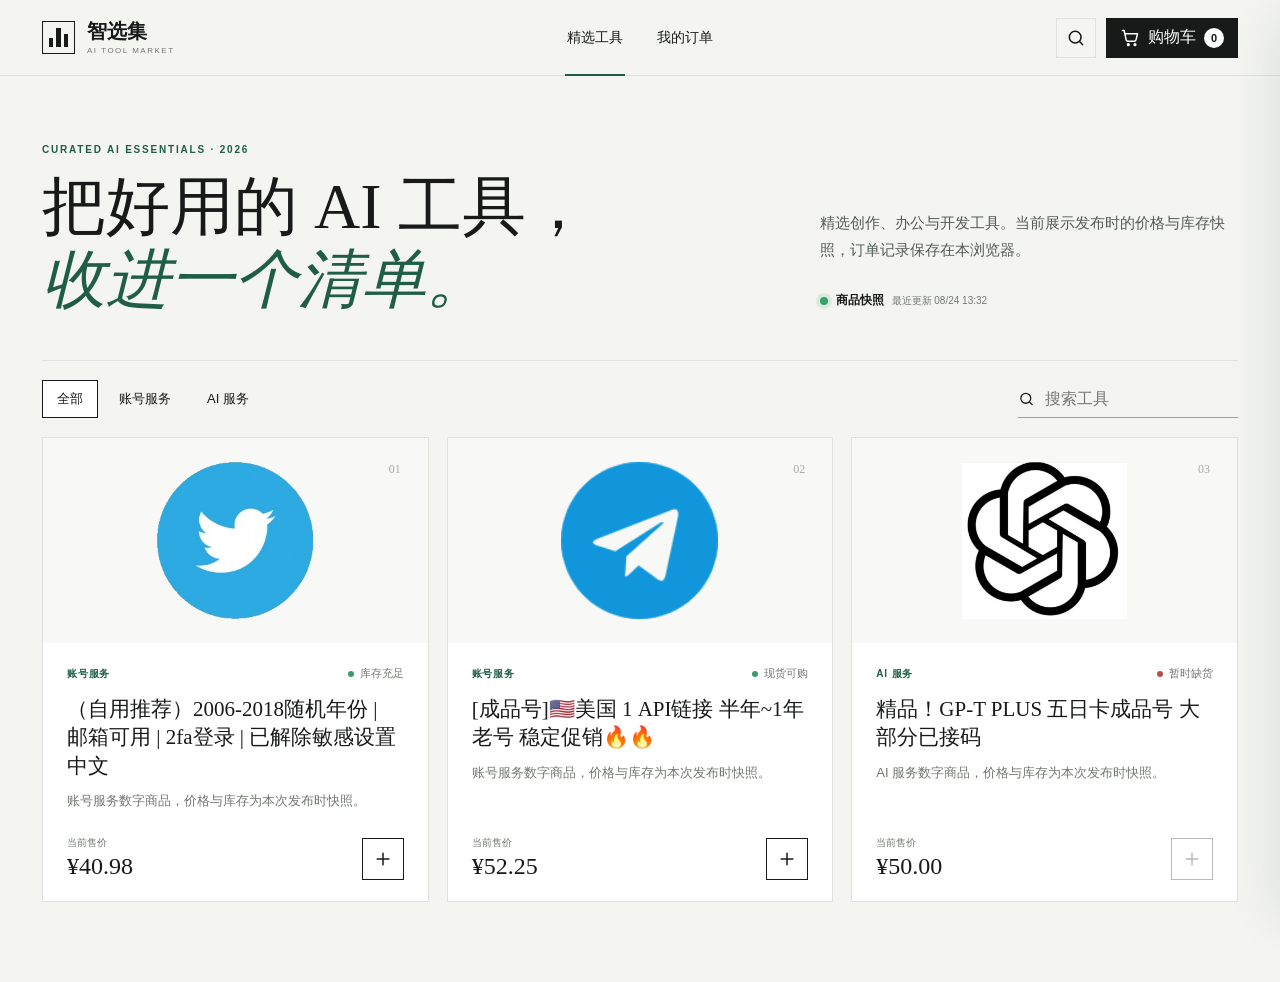
<file: index.html>
<!doctype html>
<html lang="zh-CN">
<head>
  <meta charset="UTF-8">
  <meta name="viewport" content="width=device-width, initial-scale=1.0">
  <meta name="theme-color" content="#f6f7f4">
  <title>智选集 · AI 数字工具商店</title>
  <link rel="stylesheet" href="./styles.css">
</head>
<body>
  <div class="app-shell">
    <header class="site-header">
      <a class="brand" href="#store" aria-label="智选集首页">
        <span class="brand-mark" aria-hidden="true"><i></i><i></i><i></i></span>
        <span><strong>智选集</strong><small>AI TOOL MARKET</small></span>
      </a>
      <nav class="main-nav" aria-label="主导航">
        <button class="nav-link active" data-view="store">精选工具</button>
        <button class="nav-link" data-view="orders">我的订单</button>
        <button class="nav-link" data-view="admin">管理后台</button>
      </nav>
      <div class="header-actions">
        <button class="icon-button" id="searchToggle" title="搜索" aria-label="搜索">
          <svg viewBox="0 0 24 24" aria-hidden="true"><circle cx="11" cy="11" r="7"></circle><path d="m20 20-3.5-3.5"></path></svg>
        </button>
        <button class="cart-button" id="cartToggle" aria-label="打开购物车">
          <svg viewBox="0 0 24 24" aria-hidden="true"><path d="M3 3h2l2.4 11.2a2 2 0 0 0 2 1.6h7.8a2 2 0 0 0 2-1.6L21 7H6"></path><circle cx="10" cy="20" r="1"></circle><circle cx="18" cy="20" r="1"></circle></svg>
          <span>购物车</span><b id="cartCount">0</b>
        </button>
      </div>
    </header>

    <main>
      <section class="view active" id="storeView">
        <div class="store-intro">
          <div>
            <p class="eyebrow">CURATED AI ESSENTIALS · 2026</p>
            <h1>把好用的 AI 工具，<br><em>收进一个清单。</em></h1>
          </div>
          <div class="intro-side">
            <p>精选创作、办公与开发工具。价格与库存持续更新，购买后由订单中心完成数字权益交付。</p>
            <div class="live-status"><span></span><b>实时同步中</b><small id="lastSync">正在连接</small></div>
          </div>
        </div>

        <div class="catalog-toolbar">
          <div class="category-tabs" id="categoryTabs"></div>
          <label class="search-box" id="searchBox">
            <svg viewBox="0 0 24 24" aria-hidden="true"><circle cx="11" cy="11" r="7"></circle><path d="m20 20-3.5-3.5"></path></svg>
            <input id="searchInput" type="search" placeholder="搜索工具">
          </label>
        </div>

        <div class="product-grid" id="productGrid" aria-live="polite"></div>
        <div class="empty-state hidden" id="emptyProducts"><b>没有匹配的商品</b><p>尝试切换分类或清除搜索内容。</p></div>
      </section>

      <section class="view page-view" id="ordersView">
        <div class="page-heading">
          <div><p class="eyebrow">ORDER CENTER</p><h2>我的订单</h2></div>
          <p>数字商品交付记录与兑换信息</p>
        </div>
        <div class="order-lookup">
          <label><span>订单号</span><input id="orderLookupInput" placeholder="例如 ZX2608210001"></label>
          <button class="primary-button" id="orderLookupButton">查询订单</button>
        </div>
        <div id="ordersList" class="orders-list"></div>
      </section>

      <section class="view admin-view" id="adminView">
        <div class="admin-topbar">
          <div><p class="eyebrow">CONTROL DESK</p><h2>经营管理台</h2></div>
          <div class="admin-actions"><span id="adminSyncLabel">等待同步</span><button class="primary-button compact" id="syncButton"><svg viewBox="0 0 24 24"><path d="M20 7h-5V2"></path><path d="M4 17h5v5"></path><path d="M5.8 9A7 7 0 0 1 18.4 6L20 7"></path><path d="M18.2 15A7 7 0 0 1 5.6 18L4 17"></path></svg>立即同步</button></div>
        </div>
        <div class="metric-grid" id="metricGrid"></div>
        <div class="admin-layout">
          <div class="admin-main">
            <section class="panel">
              <div class="panel-heading product-panel-heading"><div><h3>商品与定价</h3><p>新导入商品默认下架，设置加价后再开启上架</p></div><div class="admin-filters"><input id="adminProductSearch" type="search" placeholder="搜索商品"><select id="adminSupplierFilter" aria-label="筛选供应商"><option value="all">全部货源</option></select><span class="count-pill" id="adminProductCount">0 项</span></div></div>
              <div class="table-wrap"><table><thead><tr><th>商品</th><th>成本 / 售价</th><th>库存</th><th>加价规则</th><th>上架</th><th></th></tr></thead><tbody id="adminProductRows"></tbody></table></div>
            </section>
            <section class="panel">
              <div class="panel-heading"><div><h3>最近订单</h3><p>本地沙盒订单和交付状态</p></div></div>
              <div id="adminOrders" class="admin-orders"></div>
            </section>
          </div>
          <aside class="admin-side">
            <section class="panel supplier-panel">
              <div class="panel-heading"><div><h3>供应商连接</h3><p>公开商品接口实时同步</p></div></div>
              <div id="supplierList"></div>
            </section>
            <section class="panel activity-panel">
              <div class="panel-heading"><div><h3>系统动态</h3></div></div>
              <div id="activityList"></div>
            </section>
          </aside>
        </div>
      </section>
    </main>
  </div>

  <div class="drawer-backdrop" id="drawerBackdrop"></div>
  <aside class="cart-drawer" id="cartDrawer" aria-label="购物车">
    <div class="drawer-header"><div><p class="eyebrow">YOUR SELECTION</p><h2>购物车</h2></div><button class="icon-button" id="cartClose" aria-label="关闭"><svg viewBox="0 0 24 24"><path d="m6 6 12 12M18 6 6 18"></path></svg></button></div>
    <div class="cart-items" id="cartItems"></div>
    <div class="cart-footer">
      <div class="cart-total"><span>合计</span><strong id="cartTotal">¥0.00</strong></div>
      <button class="primary-button full" id="checkoutButton">去结算</button>
      <p>结算前会再次校验价格与库存</p>
    </div>
  </aside>

  <div class="modal-backdrop" id="modalBackdrop"></div>
  <section class="modal checkout-modal" id="checkoutModal" role="dialog" aria-modal="true" aria-label="扫码支付">
    <button class="icon-button modal-close" data-close-modal aria-label="关闭"><svg viewBox="0 0 24 24"><path d="m6 6 12 12M18 6 6 18"></path></svg></button>
    <p class="eyebrow">SCAN TO PAY</p><h2>扫码支付</h2>
    <p class="modal-lead">核对订单后按应付金额完成付款。</p>
    <div class="checkout-payment-layout">
      <div class="checkout-details">
        <div class="checkout-summary" id="checkoutSummary"></div>
        <label class="form-field"><span>接收邮箱</span><input id="customerEmail" type="email" placeholder="name@example.com" autocomplete="email"></label>
        <div class="payment-note"><b>付款提示</b><span>请支付右侧显示的订单金额，付款后提交订单。</span></div>
      </div>
      <div class="payment-panel">
        <div class="payment-amount"><span>应付金额</span><strong id="checkoutTotal">¥0.00</strong></div>
        <div class="payment-qr-frame"><img src="./assets/store-payment-qr.svg" alt="店铺收款二维码" width="1170" height="1170"></div>
        <div class="payment-ready"><span></span><b>收款码已就绪</b></div>
      </div>
    </div>
    <button class="primary-button full" id="placeOrderButton"><span data-button-label>支付完成，提交订单</span></button>
  </section>

  <section class="modal order-success" id="successModal" role="dialog" aria-modal="true" aria-label="订单已交付">
    <div class="success-mark"><svg viewBox="0 0 24 24"><path d="m5 12 4 4L19 6"></path></svg></div>
    <p class="eyebrow">FULFILLED</p><h2>订单已交付</h2>
    <p class="modal-lead">订单已提交，兑换信息已安全写入订单。</p>
    <div id="successOrder"></div>
    <button class="primary-button full" id="viewOrderButton">查看订单详情</button>
  </section>

  <div class="toast-region" id="toastRegion" aria-live="polite"></div>
  <script>window.__STATIC_MODE__ = true;</script>
  <script src="./app.js"></script>
</body>
</html>
</file>
<file: styles.css>
:root {
  --paper: #f4f5f1;
  --surface: #ffffff;
  --ink: #171a18;
  --muted: #727971;
  --line: #dfe3dc;
  --green: #1f5e45;
  --green-light: #dce9df;
  --red: #a13e32;
  --amber: #9b6d19;
  --amber-light: #f4ead1;
  --blue: #346178;
  --shadow: 0 18px 50px rgba(27, 38, 31, .12);
}

* { box-sizing: border-box; }
html { scroll-behavior: smooth; }
body { margin: 0; background: var(--paper); color: var(--ink); font-family: Inter, "PingFang SC", "Microsoft YaHei", Arial, sans-serif; letter-spacing: 0; }
button, input { font: inherit; }
button { color: inherit; }
svg { width: 20px; height: 20px; fill: none; stroke: currentColor; stroke-width: 1.8; stroke-linecap: round; stroke-linejoin: round; }
.hidden { display: none !important; }
.app-shell { min-height: 100vh; }

.site-header { height: 76px; display: grid; grid-template-columns: 1fr auto 1fr; align-items: center; gap: 24px; max-width: 1480px; margin: 0 auto; padding: 0 42px; border-bottom: 1px solid var(--line); }
.brand { color: var(--ink); text-decoration: none; display: flex; align-items: center; gap: 12px; width: max-content; }
.brand-mark { width: 33px; height: 33px; display: grid; grid-template-columns: repeat(3, 1fr); gap: 3px; align-items: end; padding: 6px; border: 1px solid var(--ink); }
.brand-mark i { display: block; background: var(--ink); }
.brand-mark i:nth-child(1) { height: 45%; }.brand-mark i:nth-child(2) { height: 100%; }.brand-mark i:nth-child(3) { height: 70%; }
.brand strong { display: block; font-family: Georgia, "Songti SC", serif; font-size: 20px; line-height: 1; }
.brand small { display: block; margin-top: 5px; color: var(--muted); font-size: 8px; letter-spacing: 1.5px; }
.main-nav { display: flex; height: 100%; gap: 30px; }
.nav-link { position: relative; border: 0; background: transparent; padding: 0 2px; font-size: 14px; cursor: pointer; }
.nav-link::after { content: ""; position: absolute; left: 0; right: 0; bottom: -1px; height: 2px; background: var(--green); transform: scaleX(0); transition: transform .2s ease; }
.nav-link.active::after { transform: scaleX(1); }
.header-actions { justify-self: end; display: flex; align-items: center; gap: 10px; }
.icon-button { width: 40px; height: 40px; padding: 0; display: grid; place-items: center; border: 1px solid var(--line); background: transparent; cursor: pointer; transition: .2s; }
.icon-button:hover { background: var(--surface); border-color: #adb5aa; }
.cart-button { height: 40px; display: flex; align-items: center; gap: 8px; border: 1px solid var(--ink); background: var(--ink); color: white; padding: 0 13px; cursor: pointer; }
.cart-button b { min-width: 20px; height: 20px; border-radius: 50%; display: grid; place-items: center; color: var(--ink); background: white; font-size: 11px; }

main { max-width: 1480px; margin: 0 auto; padding: 0 42px 80px; }
.view { display: none; }.view.active { display: block; }
.store-intro { min-height: 285px; display: grid; grid-template-columns: 1.25fr .75fr; gap: 80px; align-items: end; padding: 58px 0 44px; border-bottom: 1px solid var(--line); }
.eyebrow { margin: 0 0 16px; color: var(--green); font-size: 10px; font-weight: 800; letter-spacing: 1.8px; }
.store-intro h1 { margin: 0; max-width: 760px; font-family: Georgia, "Songti SC", serif; font-size: clamp(42px, 5vw, 72px); font-weight: 400; line-height: 1.13; }
.store-intro h1 em { color: var(--green); font-style: italic; }
.intro-side { padding-bottom: 7px; }
.intro-side > p { margin: 0 0 28px; max-width: 440px; color: #535b54; font-size: 15px; line-height: 1.85; }
.live-status { display: grid; grid-template-columns: auto auto 1fr; align-items: center; gap: 8px; font-size: 12px; }
.live-status > span { width: 8px; height: 8px; border-radius: 50%; background: #35a269; box-shadow: 0 0 0 4px rgba(53,162,105,.12); animation: pulse 2s infinite; }
.live-status small { color: var(--muted); }
@keyframes pulse { 50% { box-shadow: 0 0 0 7px rgba(53,162,105,0); } }

.catalog-toolbar { min-height: 76px; display: flex; justify-content: space-between; align-items: center; gap: 20px; }
.category-tabs { display: flex; gap: 6px; overflow-x: auto; }
.category-tabs button { white-space: nowrap; border: 1px solid transparent; background: transparent; padding: 9px 14px; font-size: 13px; cursor: pointer; }
.category-tabs button.active { border-color: var(--ink); background: var(--surface); }
.search-box { width: 220px; height: 38px; display: flex; align-items: center; gap: 8px; border-bottom: 1px solid #9da49c; transition: .2s; }
.search-box:focus-within { width: 280px; border-color: var(--green); }
.search-box svg { width: 17px; }.search-box input { min-width: 0; flex: 1; border: 0; outline: 0; background: transparent; }

.product-grid { display: grid; grid-template-columns: repeat(3, minmax(0, 1fr)); gap: 18px; }
.product-card { position: relative; min-height: 420px; display: flex; flex-direction: column; background: var(--surface); border: 1px solid var(--line); overflow: hidden; transition: transform .25s ease, box-shadow .25s ease; }
.product-card:hover { transform: translateY(-3px); box-shadow: 0 14px 35px rgba(36, 49, 40, .09); }
.product-visual { position: relative; height: 205px; padding: 24px; display: flex; align-items: center; justify-content: center; overflow: hidden; }
.product-visual::before { content: ""; position: absolute; inset: 18px; border: 1px solid rgba(25,30,26,.09); }
.product-visual.writing { background: #e6ece2; }.product-visual.image { background: #e8e3d9; }.product-visual.code { background: #dde7ea; }.product-visual.video { background: #eadfdd; }.product-visual.audio { background: #e3e1eb; }.product-visual.research { background: #e9e4cf; }
.product-image { position: relative; z-index: 1; display: block; width: 100%; height: 100%; object-fit: contain; }.product-visual:has(.product-image) { background: #f8f9f6; }.product-visual:has(.product-image)::before { display: none; }.product-visual .image-fallback, .cart-thumb .image-fallback { display: none; }.image-failed .product-image { display: none; }.image-failed .image-fallback { display: grid; }
.visual-icon { position: relative; z-index: 1; width: 92px; height: 92px; display: grid; place-items: center; color: #27382e; }
.visual-icon svg { width: 72px; height: 72px; stroke-width: 1.1; }
.visual-number { position: absolute; top: 24px; right: 27px; color: rgba(23,26,24,.35); font: 12px Georgia, serif; }
.product-body { flex: 1; display: flex; flex-direction: column; padding: 23px 24px 21px; }
.product-meta { display: flex; justify-content: space-between; align-items: center; gap: 8px; margin-bottom: 14px; }
.category-label { color: var(--green); font-size: 10px; font-weight: 800; letter-spacing: .8px; }
.stock-label { display: inline-flex; align-items: center; gap: 6px; font-size: 11px; color: var(--muted); }
.stock-label::before { content: ""; width: 6px; height: 6px; border-radius: 50%; background: #3c9b6a; }
.stock-label.low::before { background: #d08e20; }.stock-label.out::before { background: #b74e44; }
.product-card h3 { margin: 0 0 10px; font: 400 21px/1.35 Georgia, "Songti SC", serif; }
.product-card .description { margin: 0 0 24px; color: var(--muted); font-size: 13px; line-height: 1.7; }
.product-footer { margin-top: auto; display: flex; align-items: end; justify-content: space-between; gap: 16px; }
.price-block small { display: block; color: var(--muted); font-size: 10px; margin-bottom: 3px; }.price-block strong { font: 400 24px Georgia, serif; }
.add-button { width: 42px; height: 42px; display: grid; place-items: center; border: 1px solid var(--ink); background: transparent; cursor: pointer; transition: .2s; }
.add-button:hover:not(:disabled) { background: var(--ink); color: white; }.add-button:disabled { opacity: .3; cursor: not-allowed; }
.empty-state { padding: 90px 20px; text-align: center; border: 1px dashed #bfc5bc; }.empty-state b { font: 26px Georgia, serif; }.empty-state p { color: var(--muted); }

.page-view, .admin-view { padding-top: 48px; }
.page-heading, .admin-topbar { display: flex; align-items: end; justify-content: space-between; gap: 30px; padding-bottom: 30px; border-bottom: 1px solid var(--line); }
.page-heading h2, .admin-topbar h2 { margin: 0; font: 400 42px Georgia, "Songti SC", serif; }.page-heading > p { color: var(--muted); }
.order-lookup { display: flex; align-items: end; gap: 12px; max-width: 620px; margin: 34px 0; }
.order-lookup label { flex: 1; }.order-lookup label span, .form-field span { display: block; margin-bottom: 8px; color: var(--muted); font-size: 12px; }
.order-lookup input, .form-field input { width: 100%; height: 46px; border: 1px solid #bec5bc; background: white; padding: 0 13px; outline: 0; }.order-lookup input:focus, .form-field input:focus { border-color: var(--green); }
.primary-button { min-height: 46px; padding: 0 22px; border: 1px solid var(--green); background: var(--green); color: white; cursor: pointer; font-weight: 700; transition: .2s; }
.primary-button:hover { background: #174b37; }.primary-button:disabled { opacity: .55; cursor: wait; }.primary-button.full { width: 100%; }.primary-button.compact { min-height: 40px; display: flex; align-items: center; gap: 8px; }.primary-button.compact svg { width: 16px; }
.orders-list { display: grid; gap: 12px; }.order-card { background: white; border: 1px solid var(--line); padding: 22px; }.order-card-head { display: flex; justify-content: space-between; gap: 20px; }.order-card h3 { margin: 0; font-size: 15px; }.order-card small { color: var(--muted); }.order-badge { color: var(--green); background: var(--green-light); padding: 6px 9px; font-size: 11px; font-weight: 700; }.credential-box { margin-top: 18px; display: grid; gap: 8px; }.credential { display: flex; justify-content: space-between; align-items: center; gap: 15px; background: var(--paper); padding: 12px 14px; }.credential code { font-family: Consolas, monospace; font-size: 13px; word-break: break-all; }.copy-button { border: 0; background: transparent; color: var(--green); cursor: pointer; font-weight: 700; }

.admin-actions { display: flex; align-items: center; gap: 14px; color: var(--muted); font-size: 12px; }
.metric-grid { display: grid; grid-template-columns: repeat(4, 1fr); gap: 12px; margin: 22px 0; }
.metric { min-height: 122px; padding: 21px; background: var(--surface); border: 1px solid var(--line); }.metric span { display: flex; align-items: center; justify-content: space-between; color: var(--muted); font-size: 12px; }.metric span svg { width: 17px; }.metric strong { display: block; margin-top: 18px; font: 400 30px Georgia, serif; }.metric small { color: var(--green); }
.admin-layout { min-width: 0; display: grid; grid-template-columns: minmax(0, 1fr) 330px; gap: 18px; }.admin-main, .admin-side { min-width: 0; display: grid; align-content: start; gap: 18px; }
.panel { min-width: 0; max-width: 100%; background: white; border: 1px solid var(--line); }.panel-heading { min-height: 76px; padding: 18px 20px; display: flex; align-items: center; justify-content: space-between; border-bottom: 1px solid var(--line); }.panel-heading h3 { margin: 0; font: 400 19px Georgia, serif; }.panel-heading p { margin: 5px 0 0; color: var(--muted); font-size: 11px; }.count-pill { color: var(--green); background: var(--green-light); padding: 6px 9px; font-size: 11px; }
.admin-filters { display: flex; align-items: center; gap: 8px; }.admin-filters input, .admin-filters select { height: 34px; border: 1px solid var(--line); background: white; padding: 0 9px; color: var(--ink); font-size: 11px; outline: 0; }.admin-filters input { width: 180px; }.admin-filters input:focus, .admin-filters select:focus { border-color: var(--green); }
.table-wrap { width: 100%; min-width: 0; max-width: 100%; overflow-x: auto; } table { width: 100%; border-collapse: collapse; min-width: 770px; } th { padding: 12px 16px; color: var(--muted); background: #fafbf8; text-align: left; font-size: 10px; text-transform: uppercase; } td { padding: 14px 16px; border-top: 1px solid #edf0eb; font-size: 12px; vertical-align: middle; }.product-cell b { display: block; max-width: 200px; font-size: 12px; }.product-cell small, .price-cell small { display: block; margin-top: 4px; color: var(--muted); }.price-cell b { color: var(--green); }.rule-inputs { display: flex; align-items: center; gap: 5px; }.rule-inputs input { width: 58px; height: 30px; border: 1px solid var(--line); padding: 0 5px; text-align: right; }.rule-inputs span { color: var(--muted); }.save-rule { width: 32px; height: 32px; display: grid; place-items: center; border: 0; background: transparent; cursor: pointer; color: var(--green); }.save-rule svg { width: 16px; }
.toggle { position: relative; width: 36px; height: 20px; display: inline-block; }.toggle input { opacity: 0; width: 0; height: 0; }.toggle i { position: absolute; inset: 0; border-radius: 20px; background: #cbd0c9; cursor: pointer; transition: .2s; }.toggle i::before { content: ""; position: absolute; width: 14px; height: 14px; left: 3px; top: 3px; border-radius: 50%; background: white; transition: .2s; }.toggle input:checked + i { background: var(--green); }.toggle input:checked + i::before { transform: translateX(16px); }
.supplier-item { padding: 16px 19px; border-bottom: 1px solid var(--line); }.supplier-item:last-child { border-bottom: 0; }.supplier-head { display: flex; justify-content: space-between; gap: 10px; }.supplier-head b { font-size: 13px; }.supplier-health { color: var(--green); font-size: 10px; }.supplier-item p { margin: 8px 0 10px; color: var(--muted); font-size: 11px; white-space: nowrap; overflow: hidden; text-overflow: ellipsis; }.supplier-foot { display: flex; justify-content: space-between; color: var(--muted); font-size: 10px; }.mode-pill { color: var(--blue); background: #e5edf0; padding: 3px 6px; }.supplier-health.error, .supplier-error { color: var(--red) !important; }
.activity-panel { max-height: 360px; overflow: hidden; }.activity-item { display: grid; grid-template-columns: 8px 1fr; gap: 10px; padding: 13px 18px; border-bottom: 1px solid #edf0eb; }.activity-dot { width: 7px; height: 7px; margin-top: 4px; border-radius: 50%; background: var(--green); }.activity-item p { margin: 0; font-size: 11px; line-height: 1.45; }.activity-item time { display: block; margin-top: 4px; color: var(--muted); font-size: 9px; }.admin-order-row { display: grid; grid-template-columns: 1.2fr 1fr .7fr .7fr; gap: 15px; padding: 14px 19px; border-bottom: 1px solid var(--line); font-size: 11px; }.admin-order-row:last-child { border-bottom: 0; }.admin-order-row small { color: var(--muted); }

.drawer-backdrop, .modal-backdrop { position: fixed; inset: 0; z-index: 40; background: rgba(20,26,22,.35); opacity: 0; pointer-events: none; transition: opacity .25s; }.drawer-backdrop.open, .modal-backdrop.open { opacity: 1; pointer-events: auto; }
.cart-drawer { position: fixed; z-index: 50; top: 0; right: 0; width: min(440px, 100%); height: 100vh; display: flex; flex-direction: column; background: var(--surface); box-shadow: var(--shadow); transform: translateX(100%); transition: transform .3s ease; }.cart-drawer.open { transform: translateX(0); }.drawer-header { height: 96px; display: flex; align-items: center; justify-content: space-between; padding: 0 26px; border-bottom: 1px solid var(--line); }.drawer-header h2 { margin: 0; font: 400 29px Georgia, serif; }.drawer-header .eyebrow { margin-bottom: 4px; }.cart-items { flex: 1; overflow: auto; padding: 8px 26px; }.cart-empty { padding: 80px 20px; color: var(--muted); text-align: center; }.cart-empty svg { width: 38px; height: 38px; margin-bottom: 15px; }.cart-item { display: grid; grid-template-columns: 60px 1fr auto; gap: 13px; align-items: center; padding: 18px 0; border-bottom: 1px solid var(--line); }.cart-thumb { width: 60px; height: 60px; display: grid; place-items: center; background: var(--green-light); }.cart-thumb svg { width: 30px; }.cart-item b { display: block; font-size: 12px; line-height: 1.4; }.cart-item small { color: var(--muted); }.quantity-control { display: flex; align-items: center; gap: 9px; margin-top: 8px; }.quantity-control button { width: 24px; height: 24px; border: 1px solid var(--line); background: transparent; cursor: pointer; }.quantity-control span { font-size: 11px; }.remove-item { margin-top: 7px; border: 0; background: transparent; color: var(--red); cursor: pointer; font-size: 10px; }.cart-footer { padding: 22px 26px; border-top: 1px solid var(--line); }.cart-total { display: flex; justify-content: space-between; margin-bottom: 18px; }.cart-total strong { font: 400 24px Georgia, serif; }.cart-footer > p { margin: 12px 0 0; color: var(--muted); text-align: center; font-size: 10px; }
.cart-thumb { overflow: hidden; }.cart-thumb .product-image { padding: 4px; background: white; }

.modal { position: fixed; z-index: 60; left: 50%; top: 50%; width: min(510px, calc(100% - 28px)); max-height: calc(100vh - 28px); overflow: auto; padding: 34px; background: var(--surface); box-shadow: var(--shadow); opacity: 0; pointer-events: none; transform: translate(-50%, -46%) scale(.98); transition: .2s; }.modal.open { opacity: 1; pointer-events: auto; transform: translate(-50%, -50%) scale(1); }.modal-close { position: absolute; top: 18px; right: 18px; }.modal h2 { margin: 0; font: 400 34px Georgia, "Songti SC", serif; }.modal-lead { margin: 10px 0 24px; color: var(--muted); font-size: 13px; line-height: 1.6; }.checkout-modal { width: min(760px, calc(100% - 28px)); }.checkout-payment-layout { display: grid; grid-template-columns: minmax(0, 1fr) 268px; gap: 26px; align-items: start; margin-bottom: 22px; }.checkout-details { min-width: 0; }.checkout-summary { border-top: 1px solid var(--line); margin-bottom: 22px; }.checkout-row { display: flex; justify-content: space-between; gap: 18px; padding: 12px 0; border-bottom: 1px solid var(--line); font-size: 12px; }.form-field { display: block; margin: 19px 0; }.payment-note { display: flex; gap: 12px; margin-top: 18px; padding: 12px; background: var(--amber-light); color: #69501b; font-size: 10px; line-height: 1.5; }.payment-note b { white-space: nowrap; }.payment-panel { padding: 15px; border: 1px solid var(--line); background: #fafbf8; }.payment-amount { display: flex; align-items: end; justify-content: space-between; gap: 12px; margin-bottom: 12px; }.payment-amount span { color: var(--muted); font-size: 11px; }.payment-amount strong { color: var(--green); font: 400 24px Georgia, serif; white-space: nowrap; }.payment-qr-frame { width: 100%; aspect-ratio: 1 / 1; overflow: hidden; border: 1px solid var(--line); background: white; }.payment-qr-frame img { display: block; width: 100%; height: 100%; object-fit: contain; }.payment-ready { display: flex; align-items: center; justify-content: center; gap: 7px; margin-top: 11px; color: var(--muted); font-size: 10px; }.payment-ready span { width: 7px; height: 7px; border-radius: 50%; background: #35a269; }.success-mark { width: 50px; height: 50px; display: grid; place-items: center; margin-bottom: 22px; color: var(--green); border: 1px solid var(--green); border-radius: 50%; }.success-mark svg { width: 27px; }.success-order-box { margin: 22px 0; padding: 16px; background: var(--paper); }.success-order-box div { display: flex; justify-content: space-between; padding: 6px 0; font-size: 12px; }.success-order-box span { color: var(--muted); }
.toast-region { position: fixed; z-index: 80; right: 20px; bottom: 20px; display: grid; gap: 8px; }.toast { width: min(340px, calc(100vw - 40px)); padding: 13px 16px; color: white; background: #202722; box-shadow: var(--shadow); font-size: 12px; animation: toast-in .25s ease; }.toast.error { background: #843a31; }@keyframes toast-in { from { opacity: 0; transform: translateY(10px); } }

@media (max-width: 1050px) {
  .product-grid { grid-template-columns: repeat(2, 1fr); }.admin-layout { grid-template-columns: 1fr; }.admin-side { grid-template-columns: 1fr 1fr; }.metric-grid { grid-template-columns: repeat(2, 1fr); }
}
@media (max-width: 720px) {
  .site-header { height: 66px; grid-template-columns: 1fr auto; padding: 0 16px; }.brand small, .cart-button span, #searchToggle { display: none; }.main-nav { position: fixed; z-index: 30; left: 0; right: 0; bottom: 0; height: 58px; justify-content: space-around; gap: 0; background: white; border-top: 1px solid var(--line); }.nav-link { flex: 1; }.nav-link::after { bottom: auto; top: -1px; }.header-actions { grid-column: 2; }.cart-button { width: 44px; padding: 0; justify-content: center; position: relative; }.cart-button b { position: absolute; top: -6px; right: -6px; }
  main { padding: 0 16px 85px; }.store-intro { min-height: 0; grid-template-columns: 1fr; gap: 26px; padding: 42px 0 30px; }.store-intro h1 { font-size: 39px; }.intro-side > p { margin-bottom: 18px; font-size: 13px; }.catalog-toolbar { align-items: stretch; flex-direction: column; padding: 17px 0; }.search-box, .search-box:focus-within { width: 100%; }.product-grid { grid-template-columns: 1fr; gap: 12px; }.product-card { min-height: 390px; }.product-visual { height: 180px; }
  .page-view, .admin-view { padding-top: 32px; }.page-heading, .admin-topbar { align-items: flex-start; flex-direction: column; }.page-heading h2, .admin-topbar h2 { font-size: 34px; }.page-heading > p { margin: 0; }.order-lookup { align-items: stretch; flex-direction: column; }.admin-actions { width: 100%; justify-content: space-between; }.metric-grid { grid-template-columns: 1fr 1fr; }.metric { min-height: 105px; padding: 16px; }.metric strong { font-size: 24px; margin-top: 13px; }.admin-side { grid-template-columns: 1fr; }.panel-heading { padding: 15px; }.product-panel-heading { align-items: stretch; flex-direction: column; gap: 13px; }.admin-filters { width: 100%; }.admin-filters input { min-width: 0; flex: 1; }.admin-filters select { max-width: 115px; }.admin-order-row { grid-template-columns: 1fr 1fr; }.modal { padding: 28px 20px; }.checkout-payment-layout { grid-template-columns: 1fr; gap: 16px; }.payment-panel { width: min(100%, 270px); justify-self: center; order: -1; }.cart-drawer { padding-bottom: 58px; }
}
html.static-mode .nav-link[data-view="admin"],
html.static-mode #adminView {
  display: none !important;
}
</file>
